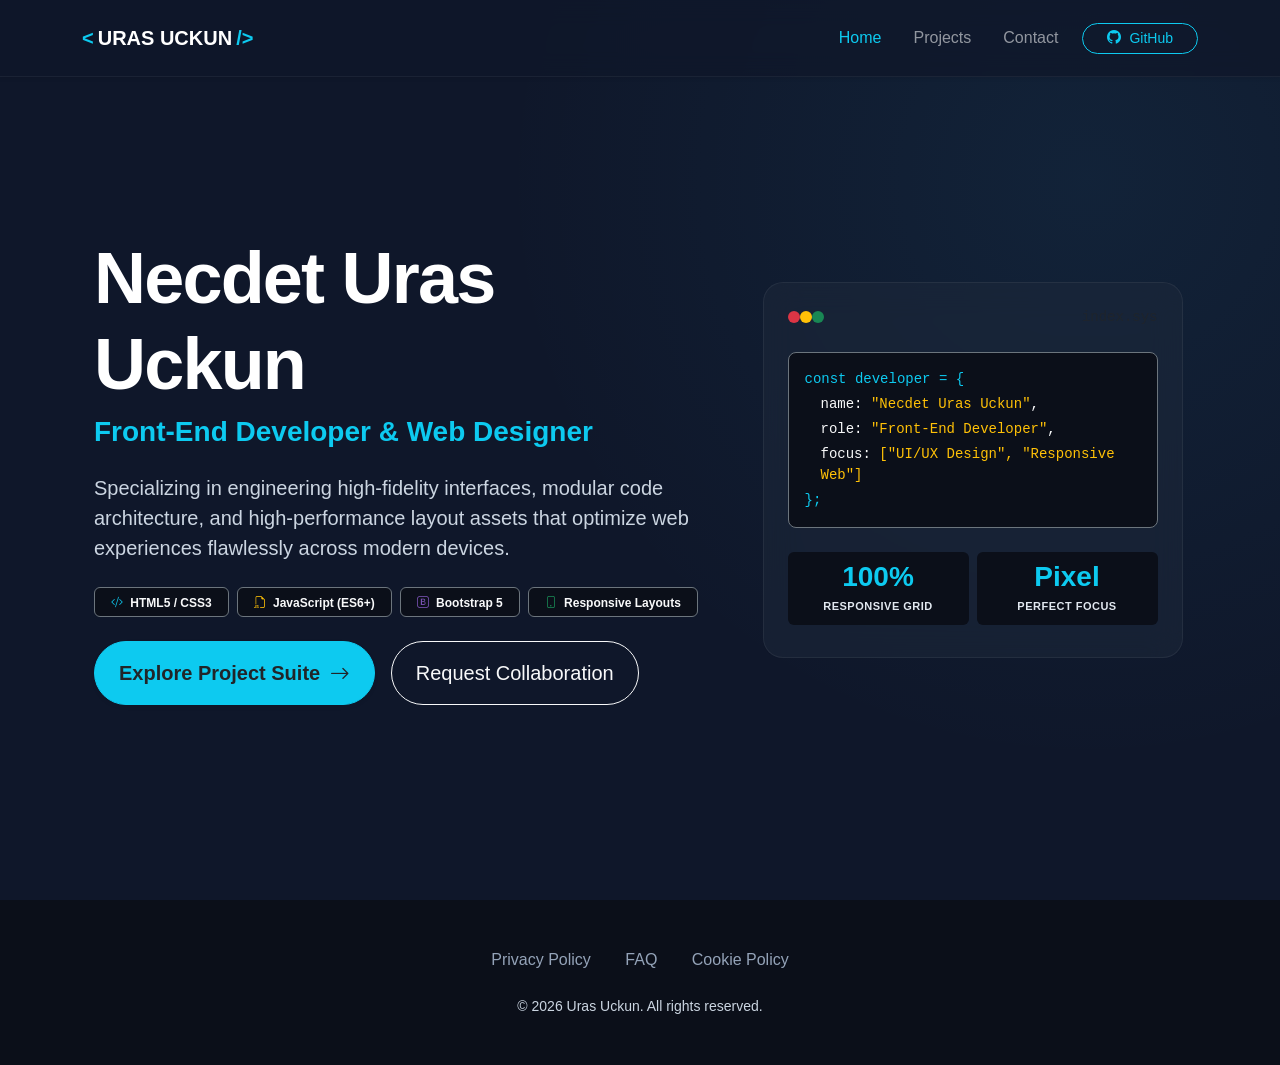
<file: index.html>
<!doctype html>
<html lang="en">

<head>
    <meta charset="utf-8">
    <meta name="viewport" content="width=device-width, initial-scale=1">
    <title>Uras Uckun | Portfolio</title>

    <link href="https://cdn.jsdelivr.net/npm/bootstrap@5.3.8/dist/css/bootstrap.min.css" rel="stylesheet">
    <link rel="stylesheet" href="https://cdn.jsdelivr.net/npm/bootstrap-icons@1.13.1/font/bootstrap-icons.min.css">
    <link rel="stylesheet" href="css/style.css">
</head>

<body>

    <nav class="navbar navbar-expand-lg navbar-dark fixed-top shadow-sm">
        <div class="container">
            <a class="navbar-brand fw-bold text-white tracking-wide d-flex align-items-center" href="index.html">
                <span class="text-info me-1">&lt;</span> URAS UCKUN <span class="text-info ms-1">/&gt;</span>
            </a>

            <button class="navbar-toggler border-0" type="button" data-bs-toggle="collapse" data-bs-target="#navbarNav" aria-controls="navbarNav" aria-expanded="false" aria-label="Toggle navigation">
                <span class="navbar-toggler-icon"></span>
            </button>

            <div class="collapse navbar-collapse justify-content-end" id="navbarNav">
                <ul class="navbar-nav align-items-lg-center text-center pt-3 pt-lg-0">
                    <li class="nav-item">
                        <a class="nav-link px-3 active text-info" href="index.html">Home</a>
                    </li>
                    <li class="nav-item">
                        <a class="nav-link px-3" href="projects.html">Projects</a>
                    </li>
                    <li class="nav-item">
                        <a class="nav-link px-3" href="contact.html">Contact</a>
                    </li>
                    <li class="nav-item py-2 py-lg-0 ms-lg-2">
                        <a href="https://github.com/Urisooo" target="_blank" class="btn btn-outline-info btn-sm px-4 rounded-pill d-inline-flex align-items-center">
                            <i class="bi bi-github me-2"></i> GitHub
                        </a>
                    </li>
                </ul>
            </div>
        </div>
    </nav>

    <main class="d-flex align-items-center justify-content-center" style="min-height: 100vh; padding-top: 90px; padding-bottom: 50px;">
        <div class="container px-4">
            <div class="row align-items-center g-5">
                
                <div class="col-12 col-lg-7 text-center text-lg-start">
                    <h1 class="display-2 fw-bold text-white mb-2 tracking-tight">
                        Necdet Uras Uckun
                    </h1>
                    <h2 class="text-info fs-3 fw-semibold mb-4">
                        Front-End Developer &amp; Web Designer
                    </h2>
                    
                    <p class="lead text-readable-silver fs-5 mb-4 mx-auto mx-lg-0" style="max-width: 600px;">
                        Specializing in engineering high-fidelity interfaces, modular code architecture, and high-performance layout assets that optimize web experiences flawlessly across modern devices.
                    </p>
                    
                    <div class="d-flex flex-wrap justify-content-center justify-content-lg-start gap-2 mb-4">
                        <span class="badge bg-dark border border-secondary text-light px-3 py-2 rounded"><i class="bi bi-code-slash text-info me-1"></i> HTML5 / CSS3</span>
                        <span class="badge bg-dark border border-secondary text-light px-3 py-2 rounded"><i class="bi bi-filetype-js text-warning me-1"></i> JavaScript (ES6+)</span>
                        <span class="badge bg-dark border border-secondary text-light px-3 py-2 rounded"><i class="bi bi-bootstrap text-purple me-1" style="color: #7952b3;"></i> Bootstrap 5</span>
                        <span class="badge bg-dark border border-secondary text-light px-3 py-2 rounded"><i class="bi bi-phone text-success me-1"></i> Responsive Layouts</span>
                    </div>

                    <div class="d-flex flex-column flex-sm-row justify-content-center justify-content-lg-start gap-3">
                        <a href="projects.html" class="btn btn-info btn-lg px-4 py-3 rounded-pill fw-bold text-dark shadow-sm transition-all">
                            Explore Project Suite <i class="bi bi-arrow-right ms-1"></i>
                        </a>
                        <a href="contact.html" class="btn btn-outline-light btn-lg px-4 py-3 rounded-pill transition-all">
                            Request Collaboration
                        </a>
                    </div>
                </div>

                <div class="col-12 col-lg-5">
                    <div class="card project-card border-0 text-white p-4 mx-auto" style="max-width: 420px; background: rgba(30, 41, 59, 0.4); border-radius: 24px;">
                        <div class="d-flex align-items-center justify-content-between mb-4">
                            <div class="d-flex gap-1.5">
                                <span class="d-inline-block bg-danger rounded-circle" style="width: 12px; height: 12px;"></span>
                                <span class="d-inline-block bg-warning rounded-circle" style="width: 12px; height: 12px;"></span>
                                <span class="d-inline-block bg-success rounded-circle" style="width: 12px; height: 12px;"></span>
                            </div>
                            <span class="text-muted small monospace">index.sys</span>
                        </div>
                        <div class="p-3 bg-dark rounded-3 border border-secondary mb-3">
                            <code class="text-info d-block mb-1">const developer = {</code>
                            <code class="text-light d-block ps-3 mb-1">name: <span class="text-warning">"Necdet Uras Uckun"</span>,</code>
                            <code class="text-light d-block ps-3 mb-1">role: <span class="text-warning">"Front-End Developer"</span>,</code>
                            <code class="text-light d-block ps-3 mb-1">focus: <span class="text-warning">["UI/UX Design", "Responsive Web"]</span></code>
                            <code class="text-info d-block">};</code>
                        </div>
                        <div class="text-center py-2">
                            <div class="row text-center g-2">
                                <div class="col-6">
                                    <div class="p-2 bg-dark rounded">
                                        <h3 class="text-info fw-bold mb-0">100%</h3>
                                        <small class="text-high-contrast-label extra-small">Responsive Grid</small>
                                    </div>
                                </div>
                                <div class="col-6">
                                    <div class="p-2 bg-dark rounded">
                                        <h3 class="text-info fw-bold mb-0">Pixel</h3>
                                        <small class="text-high-contrast-label extra-small">Perfect Focus</small>
                                    </div>
                                </div>
                            </div>
                        </div>
                    </div>
                </div>

            </div>
        </div>
    </main>

    <footer class="bg-dark text-white text-center py-5" style="background-color: #0b0f19 !important;">
        <div class="container">
            <div class="mb-4">
                <a href="privacy.html" class="footer-link">Privacy Policy</a>
                <a href="FAQ.html" class="footer-link">FAQ</a>
                <a href="cookie.html" class="footer-link">Cookie Policy</a>
            </div>
            <p class="mb-0 text-high-contrast-footer small">
                &copy; 2026 Uras Uckun. All rights reserved.
            </p>
        </div>
    </footer>

    <script src="https://cdn.jsdelivr.net/npm/bootstrap@5.3.8/dist/js/bootstrap.bundle.min.js"></script>
</body>

</html>
</file>
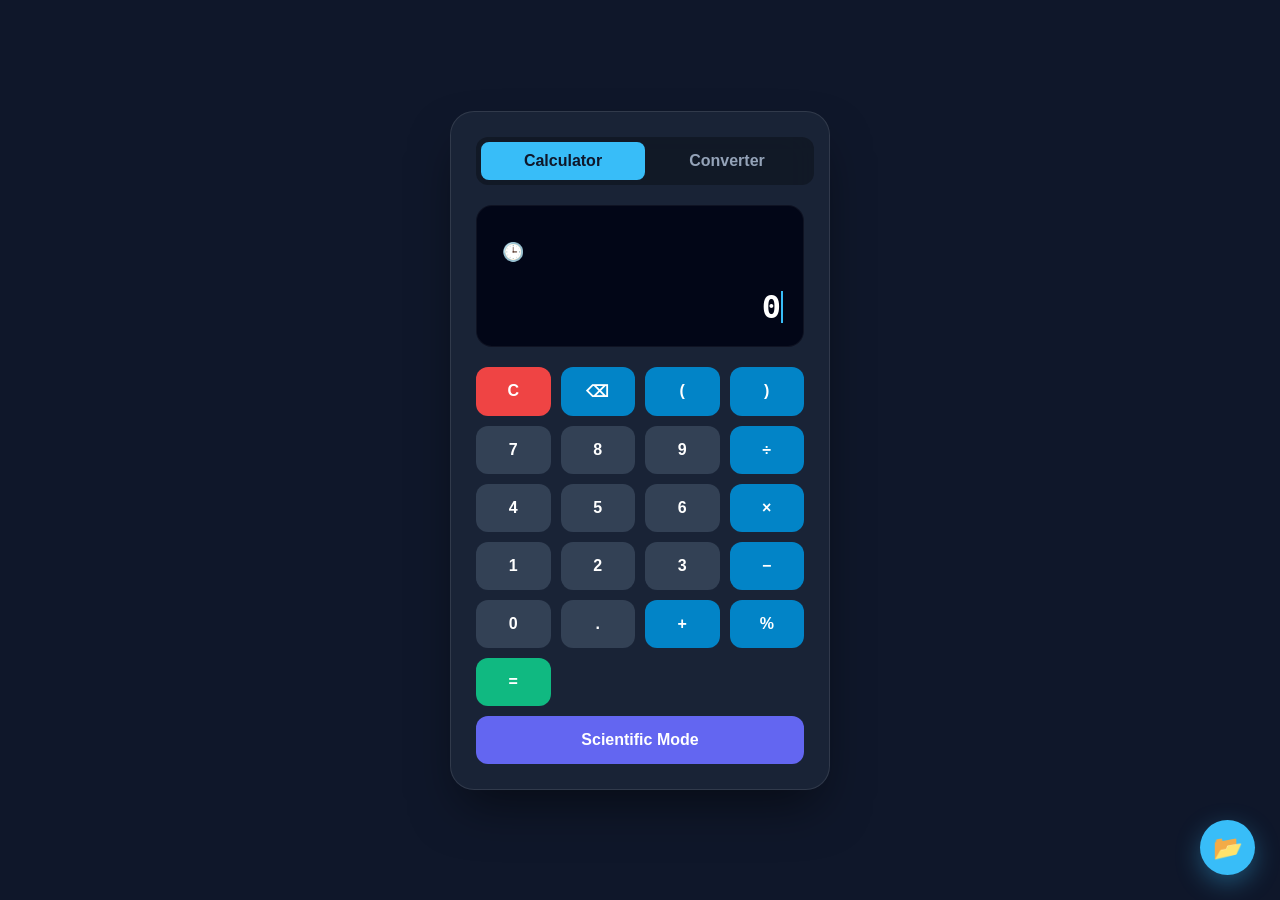
<file: calculator.html>
<!DOCTYPE html>
<html lang="en">

<head>
    <meta charset="UTF-8">
    <meta name="viewport" content="width=device-width, initial-scale=1.0">
    <title>Ultimate Calculator | Pro Suite</title>

    <style>
  
        :root {
            --bg-dark: #0f172a;
            --calc-bg-pc: rgba(30, 41, 59, 0.75);
            --calc-bg-mobile: #1e293b;
            --accent-blue: #38bdf8;
            --accent-glow: rgba(56, 189, 248, 0.35);
            --btn-num: #334155;
            --btn-op: #0284c7;
            --btn-sci: #475569;
            --btn-toggle: #6366f1;
            --btn-eq: #10b981;
            --tab-active: #38bdf8;
            --tab-inactive: #475569;
        }

        body {
            margin: 0;
            padding: 15px;
            font-family: -apple-system, BlinkMacSystemFont, "Segoe UI", Roboto, sans-serif;
            background-color: var(--bg-dark);
            color: #f8fafc;
            display: flex;
            justify-content: center;
            align-items: center;
            min-height: 100vh;
            box-sizing: border-box;
            overflow: hidden;
        }

   
        .home-fixed {
            position: fixed;
            bottom: 25px;
            right: 25px;
            width: 55px;
            height: 55px;
            background: var(--accent-blue);
            color: var(--bg-dark);
            display: flex;
            align-items: center;
            justify-content: center;
            border-radius: 50%;
            font-size: 24px;
            text-decoration: none;
            box-shadow: 0 8px 24px var(--accent-glow);
            transition: transform 0.2s cubic-bezier(0.34, 1.56, 0.64, 1);
            z-index: 9999;
        }

      
        .tab-container {
            display: flex;
            background: rgba(0, 0, 0, 0.3);
            border-radius: 12px;
            padding: 5px;
            margin-bottom: 20px;
            width: 100%;
        }

        .tab-btn {
            flex: 1;
            padding: 10px;
            border: none;
            background: transparent;
            color: #94a3b8;
            font-weight: 600;
            cursor: pointer;
            border-radius: 8px;
            transition: 0.3s;
        }

        .tab-btn.active {
            background: var(--tab-active);
            color: var(--bg-dark);
        }

       
        .calculator {
            position: relative;
            width: 100%;
            max-width: 380px;
            border-radius: 24px;
            padding: 25px;
            box-sizing: border-box;
            box-shadow: 0 25px 50px -12px rgba(0, 0, 0, 0.5);
            transition: max-width 0.3s ease;
            overflow: hidden;
        }

        .calculator.sci-active { max-width: 500px; }

        .view-section { display: none; }
        .view-section.active { display: block; }

     
        .display {
            background-color: #020617;
            border-radius: 16px;
            padding: 20px;
            text-align: right;
            margin-bottom: 20px;
            border: 1px solid rgba(255, 255, 255, 0.05);
            min-height: 100px;
        }

        .display-header { display: flex; justify-content: space-between; align-items: center; }
        .history-trigger { background: transparent; border: none; color: #64748b; font-size: 18px; cursor: pointer; }
        #history { font-size: 14px; color: #64748b; font-family: monospace; }

        #result-container {
            font-size: 32px; font-weight: 700; color: #ffffff;
            margin-top: 10px; font-family: monospace;
            display: flex; justify-content: flex-end; align-items: center; white-space: pre;
        }

        .dynamic-cursor {
            width: 2px; height: 32px; background-color: var(--accent-blue);
            animation: blink 1s step-end infinite;
        }
        @keyframes blink { from, to { background-color: transparent } 50% { background-color: var(--accent-blue); } }

        .buttons { display: grid; grid-template-columns: repeat(4, 1fr); gap: 10px; }
        .calculator.sci-active .buttons { grid-template-columns: repeat(5, 1fr); }

        button { border: none; padding: 15px 5px; border-radius: 12px; font-size: 16px; font-weight: 700; color: #fff; cursor: pointer; transition: 0.2s; touch-action: manipulation; }
        button:active { transform: scale(0.95); opacity: 0.8; }

        .number { background: var(--btn-num); }
        .operator { background: var(--btn-op); }
        .scientific { background: var(--btn-sci); display: none; font-size: 14px; }
        .calculator.sci-active .scientific { display: block; }
        .equal { background: var(--btn-eq); }
        .clear { background: #ef4444; }
        .mode-toggle { background: var(--btn-toggle); grid-column: span 4; }
        .calculator.sci-active .mode-toggle { grid-column: span 5; }

        
        .converter-container { padding: 10px 0; }
        .conv-group { margin-bottom: 20px; }
        .conv-label { display: block; font-size: 12px; color: #94a3b8; margin-bottom: 8px; text-transform: uppercase; letter-spacing: 1px; }
        
        .conv-input, .conv-select {
            width: 100%; background: #020617; border: 1px solid rgba(255,255,255,0.1);
            color: white; padding: 12px; border-radius: 10px; font-size: 16px; outline: none;
        }

        .conv-result-box {
            background: rgba(56, 189, 248, 0.1); border: 1px dashed var(--accent-blue);
            border-radius: 12px; padding: 20px; text-align: center; margin-top: 20px;
        }
        #conv-output { font-size: 20px; font-weight: 700; color: var(--accent-blue); word-wrap: break-word; font-family: monospace; }

      
        .history-panel {
            position: absolute; top: 0; left: -100%; width: 100%; height: 100%;
            background: #111827; z-index: 100; transition: 0.3s; padding: 20px; box-sizing: border-box;
            display: flex; flex-direction: column;
        }
        .history-panel.open { left: 0; }
        .history-list { flex-grow: 1; overflow-y: auto; }
        .history-item { background: rgba(255,255,255,0.03); border-radius: 8px; padding: 10px; margin-bottom: 8px; cursor: pointer; text-align: right; }
        .item-expr { font-size: 12px; color: #94a3b8; }
        .item-res { font-size: 16px; color: #fff; font-weight: bold; }

        
        @media (min-width: 769px) {
            .calculator { background: var(--calc-bg-pc); backdrop-filter: blur(20px); border: 1px solid rgba(255,255,255,0.1); }
            button:hover { filter: brightness(1.2); }
        }
        @media (max-width: 768px) {
            .calculator { background: var(--calc-bg-mobile); border: none; padding: 20px; }
            .calculator.sci-active { max-width: 100%; border-radius: 0; height: 100vh; }
        }
    </style>
</head>

<body>

    <div id="calcChassis" class="calculator">
        
        <div class="tab-container">
            <button class="tab-btn active" id="tab-calc">Calculator</button>
            <button class="tab-btn" id="tab-conv">Converter</button>
        </div>

        <div id="historyPanel" class="history-panel">
            <div style="display:flex; justify-content:space-between; align-items:center; margin-bottom:15px;">
                <h3 style="margin:0">History</h3>
                <button id="closeHistory" style="background:none; border:none; color:#ef4444; font-size:20px; cursor:pointer">✕</button>
            </div>
            <div class="history-list" id="historyList"></div>
            <button id="clearHistory" style="background:#ef4444; color:#fff; border:none; padding:10px; border-radius:8px; cursor:pointer">Clear Logs</button>
        </div>

        <div id="calculator-view" class="view-section active">
            <div class="display">
                <div class="display-header">
                    <button class="history-trigger" id="openHistory">🕒</button>
                    <div id="history"></div>
                </div>
                <div id="result-container">
                    <span id="text-left"></span>
                    <span id="cursor" class="dynamic-cursor"></span>
                    <span id="text-right"></span>
                </div>
            </div>

            <div class="buttons">
                <button class="scientific" data-action="sci-sin">sin</button>
                <button class="clear" data-action="clear">C</button>
                <button class="operator" data-action="backspace">⌫</button>
                <button class="operator" data-val="(">(</button>
                <button class="operator" data-val=")">)</button>

                <button class="scientific" data-action="sci-cos">cos</button>
                <button class="number" data-val="7">7</button>
                <button class="number" data-val="8">8</button>
                <button class="number" data-val="9">9</button>
                <button class="operator" data-val="/">÷</button>

                <button class="scientific" data-action="sci-tan">tan</button>
                <button class="number" data-val="4">4</button>
                <button class="number" data-val="5">5</button>
                <button class="number" data-val="6">6</button>
                <button class="operator" data-val="*">×</button>

                <button class="scientific" data-action="sci-sqrt">√</button>
                <button class="number" data-val="1">1</button>
                <button class="number" data-val="2">2</button>
                <button class="number" data-val="3">3</button>
                <button class="operator" data-val="-">−</button>

                <button class="scientific" data-action="sci-sqr">x²</button>
                <button class="number" data-val="0">0</button>
                <button class="number" data-val=".">.</button>
                <button class="operator" data-val="+">+</button>
                <button class="operator" data-val="%">%</button>

                <button class="scientific" data-action="sci-log">log</button>
                <button class="scientific" data-val="Math.PI">π</button>
                <button class="scientific" data-val="Math.E">e</button>
                <button class="scientific" data-val="**">xʸ</button>
                <button class="equal" id="eqKey" data-action="calculate">=</button>
                
                <button class="mode-toggle" id="toggleBtn" data-action="toggle-mode">Scientific Mode</button>
            </div>
        </div>

        <div id="converter-view" class="view-section">
            <div class="converter-container">
                <div class="conv-group">
                    <label class="conv-label">Category</label>
                    <select class="conv-select" id="conv-category">
                        <option value="length">Length (All Scales)</option>
                        <option value="weight">Weight</option>
                        <option value="temp">Temperature</option>
                    </select>
                </div>

                <div class="conv-group">
                    <label class="conv-label">From</label>
                    <input type="number" class="conv-input" id="conv-value" placeholder="Enter value">
                    <select class="conv-select" id="conv-from" style="margin-top:10px;"></select>
                </div>

                <div class="conv-group">
                    <label class="conv-label">To</label>
                    <select class="conv-select" id="conv-to"></select>
                </div>

                <div class="conv-result-box">
                    <label class="conv-label">Result</label>
                    <div id="conv-output">0</div>
                </div>
            </div>
        </div>

    </div>

    <a href="projects.html" class="home-fixed">📂</a>

    <script>
        document.addEventListener('DOMContentLoaded', () => {
           
            const calcChassis = document.getElementById('calcChassis');
            const toggleBtn = document.getElementById('toggleBtn');
            const resultLeft = document.getElementById('text-left');
            const resultRight = document.getElementById('text-right');
            const historyText = document.getElementById('history');
            const historyPanel = document.getElementById('historyPanel');
            const historyList = document.getElementById('historyList');
            const cursor = document.getElementById('cursor');

            const calcTab = document.getElementById('tab-calc');
            const convTab = document.getElementById('tab-conv');
            const calcView = document.getElementById('calculator-view');
            const convView = document.getElementById('converter-view');

            let currentInput = '0';
            let cursorPosition = 1;
            let isEvaluated = false;
            let isSciMode = false;
            let memory = [];

            
            calcTab.addEventListener('click', () => {
                calcTab.classList.add('active'); convTab.classList.remove('active');
                calcView.classList.add('active'); convView.classList.remove('active');
                calcChassis.classList.remove('sci-active'); 
                if(isSciMode) calcChassis.classList.add('sci-active');
            });

            convTab.addEventListener('click', () => {
                convTab.classList.add('active'); calcTab.classList.remove('active');
                convView.classList.add('active'); calcView.classList.remove('active');
                calcChassis.classList.remove('sci-active');
                initConverter();
            });

            
            document.querySelector('.buttons').addEventListener('click', (e) => {
                const target = e.target;
                if (!target.matches('button')) return;
                const val = target.dataset.val;
                const action = target.dataset.action;

                cursor.style.display = "inline-block";

                if (val) append(val);
                else if (action) {
                    if (action.startsWith('sci-')) scientific(action.replace('sci-', ''));
                    else if (action === 'clear') clear();
                    else if (action === 'backspace') backspace();
                    else if (action === 'calculate') calculate();
                    else if (action === 'toggle-mode') toggleMode();
                }
            });

            function append(val) {
                if (isEvaluated) { currentInput = ''; cursorPosition = 0; isEvaluated = false; }
                if (currentInput === '0' && !isNaN(val)) { currentInput = val; cursorPosition = 1; }
                else {
                    currentInput = currentInput.slice(0, cursorPosition) + val + currentInput.slice(cursorPosition);
                    cursorPosition += val.length;
                }
                updateDisplay();
            }

            function clear() { currentInput = '0'; cursorPosition = 1; historyText.innerText = ''; isEvaluated = false; updateDisplay(); }

            function backspace() {
                if (cursorPosition === 0) return;
                let len = 1;
                if (currentInput.slice(0, cursorPosition).endsWith('Math.PI')) len = 7;
                else if (currentInput.slice(0, cursorPosition).endsWith('Math.E')) len = 6;
                else if (currentInput.slice(0, cursorPosition).endsWith('**')) len = 2;
                currentInput = currentInput.slice(0, cursorPosition - len) + currentInput.slice(cursorPosition);
                cursorPosition -= len;
                if (currentInput === '') { currentInput = '0'; cursorPosition = 1; }
                updateDisplay();
            }

            function scientific(type) {
                try {
                    let oldInput = currentInput;
                    let expr = currentInput.replace(/×/g, '*').replace(/÷/g, '/');
                    let numericValue = Function('"use strict"; return (' + expr + ')')();
                    let calculationTitle = '';
                    
                    switch (type) {
                        case 'sin': calculationTitle = `sin(${oldInput})`; currentInput = Math.sin(numericValue * Math.PI / 180).toString(); break;
                        case 'cos': calculationTitle = `cos(${oldInput})`; currentInput = Math.cos(numericValue * Math.PI / 180).toString(); break;
                        case 'tan': calculationTitle = `tan(${oldInput})`; currentInput = Math.tan(numericValue * Math.PI / 180).toString(); break;
                        case 'log': calculationTitle = `log(${oldInput})`; currentInput = Math.log10(numericValue).toString(); break;
                        case 'sqrt': calculationTitle = `√(${oldInput})`; currentInput = Math.sqrt(numericValue).toString(); break;
                        case 'sqr': calculationTitle = `(${oldInput})²`; currentInput = Math.pow(numericValue, 2).toString(); break;
                    }
                    if (!isNaN(currentInput)) currentInput = Number(parseFloat(currentInput).toFixed(8)).toString();
                    historyText.innerText = calculationTitle;
                    memory.unshift({ expr: calculationTitle, res: currentInput });
                    renderHistory();
                    cursorPosition = currentInput.length; isEvaluated = true;
                } catch { currentInput = 'Error'; isEvaluated = true; }
                updateDisplay();
            }

            function calculate() {
                try {
                    let expr = currentInput.replace(/×/g, '*').replace(/÷/g, '/');
                    let res = Function('"use strict"; return (' + expr + ')')();
                    res = Number(res.toFixed(8)).toString();
                    historyText.innerText = currentInput + ' =';
                    memory.unshift({ expr: currentInput, res });
                    renderHistory();
                    currentInput = res; cursorPosition = res.length; isEvaluated = true; cursor.style.display = "none";
                } catch { currentInput = 'Error'; isEvaluated = true; }
                updateDisplay();
            }

            function toggleMode() {
                isSciMode = !isSciMode;
                calcChassis.classList.toggle('sci-active');
                toggleBtn.innerText = isSciMode ? "Basic Mode" : "Scientific Mode";
            }

            function updateDisplay() {
                const format = (s) => s.replace(/\*\*/g, '^').replace(/Math\.PI/g, 'π').replace(/Math\.E/g, 'e').replace(/\*/g, '×').replace(/\//g, '÷');
                resultLeft.innerText = format(currentInput.slice(0, cursorPosition));
                resultRight.innerText = format(currentInput.slice(cursorPosition));
            }

            
            document.getElementById('openHistory').onclick = () => historyPanel.classList.add('open');
            document.getElementById('closeHistory').onclick = () => historyPanel.classList.remove('open');
            document.getElementById('clearHistory').onclick = () => { memory = []; renderHistory(); };

            function renderHistory() {
                historyList.innerHTML = memory.length ? '' : '<div style="text-align:center;color:#64748b;margin-top:20px">No logs</div>';
                memory.forEach(item => {
                    const div = document.createElement('div'); div.className = 'history-item';
                    div.innerHTML = `<div class="item-expr">${item.expr}</div><div class="item-res">${item.res}</div>`;
                    div.onclick = () => { append(item.res); historyPanel.classList.remove('open'); };
                    historyList.appendChild(div);
                });
            }

          
            const units = {
                length: {
                    "Attometer (am)": 1e-18,
                    "Femtometer (fm)": 1e-15,
                    "Picometer (pm)": 1e-12,
                    "Nanometer (nm)": 1e-9,
                    "Micrometer (μm)": 1e-6,
                    "Millimeter (mm)": 0.001,
                    "Centimeter (cm)": 0.01,
                    "Decimeter (dm)": 0.1,
                    "Meter (m)": 1,
                    "Kilometer (km)": 1000,
                    "Inch (in)": 0.0254,
                    "Foot (ft)": 0.3048,
                    "Yard (yd)": 0.9144,
                    "Mile (mi)": 1609.344,
                    "Nautical Mile (nmi)": 1852,
                    "Light-year (ly)": 9.46073e15,
                    "Parsec (pc)": 3.085677581e16
                },
                weight: {
                    "Microgram (μg)": 1e-6,
                    "Milligram (mg)": 0.001,
                    "Gram (g)": 1,
                    "Kilogram (kg)": 1000,
                    "Ounce (oz)": 28.349523125,
                    "Pound (lb)": 453.59237,
                    "Stone (st)": 6350.29318,
                    "Ton (t)": 1000000
                },
                temp: ['Celsius', 'Fahrenheit', 'Kelvin']
            };

            const catSelect = document.getElementById('conv-category');
            const fromSelect = document.getElementById('conv-from');
            const toSelect = document.getElementById('conv-to');
            const inputVal = document.getElementById('conv-value');
            const outputVal = document.getElementById('conv-output');

            function initConverter() {
                const cat = catSelect.value;
                fromSelect.innerHTML = ''; toSelect.innerHTML = '';
                const options = cat === 'temp' ? units.temp : Object.keys(units[cat]);
                options.forEach(u => {
                    fromSelect.add(new Option(u, u)); toSelect.add(new Option(u, u));
                });
               
                if (cat === 'length') {
                    fromSelect.value = "Meter (m)";
                    toSelect.value = "Centimeter (cm)";
                } else {
                    toSelect.selectedIndex = 1;
                }
                runConversion();
            }

            function runConversion() {
                const val = parseFloat(inputVal.value);
                if (isNaN(val)) { outputVal.innerText = '0'; return; }
                const cat = catSelect.value;
                const from = fromSelect.value;
                const to = toSelect.value;
                let result;

                if (cat === 'temp') {
                    let celsius;
                    if (from === 'Celsius') celsius = val;
                    else if (from === 'Fahrenheit') celsius = (val - 32) * 5/9;
                    else celsius = val - 273.15;

                    if (to === 'Celsius') result = celsius;
                    else if (to === 'Fahrenheit') result = (celsius * 9/5) + 32;
                    else result = celsius + 273.15;
                    
                    outputVal.innerText = result.toFixed(4) + " °" + to[0];
                } else {
                    const factorFrom = units[cat][from];
                    const factorTo = units[cat][to];
                    result = (val * factorFrom) / factorTo;
                    
                   
                    if (result < 1e-4 || result > 1e7) {
                        outputVal.innerText = result.toExponential(6);
                    } else {
                        outputVal.innerText = result.toLocaleString(undefined, {maximumFractionDigits: 6});
                    }
                }
            }

            catSelect.onchange = initConverter;
            inputVal.oninput = runConversion;
            fromSelect.onchange = runConversion;
            toSelect.onchange = runConversion;

         
            document.addEventListener('keydown', (e) => {
                if (convView.classList.contains('active')) return;
                const key = e.key;
                if (key === 'ArrowLeft' && cursorPosition > 0) cursorPosition--, updateDisplay();
                if (key === 'ArrowRight' && cursorPosition < currentInput.length) cursorPosition++, updateDisplay();
                if (key === 'Enter') calculate();
                if (key === 'Backspace') backspace();
            });

            updateDisplay();
        });
    </script>
</body>
</html>
</file>
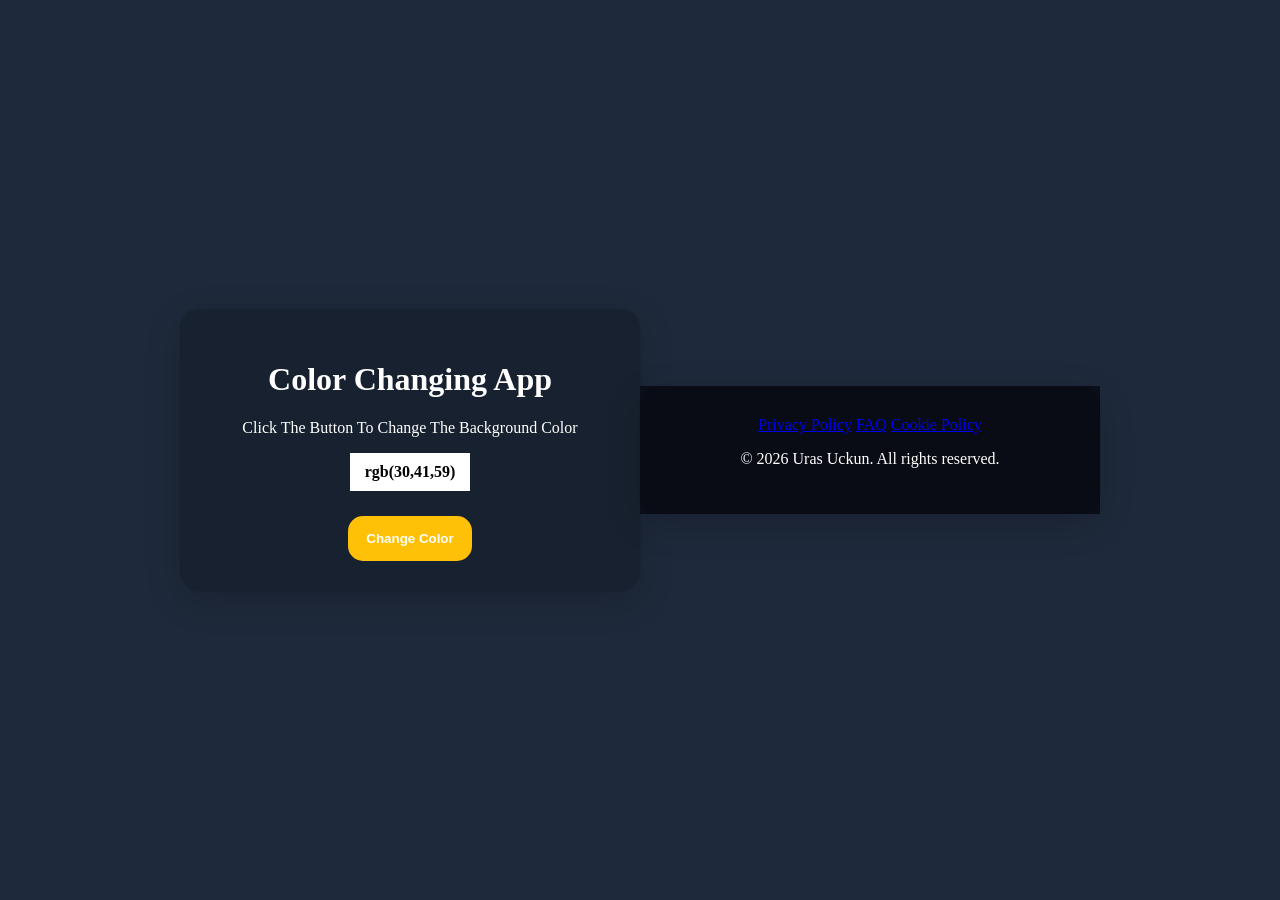
<file: colorChange.html>
<!DOCTYPE html>
<html lang="en">

<head>
    <meta charset="UTF-8">
    <meta name="viewport" content="width=device-width, initial-scale=1.0">
    <title>Document</title>
</head>
<style>
    body {
        margin: 0;
        padding: 0;
        background-color: rgb(30, 41, 59);
        color: white;
        display: flex;
        justify-content: center;
        align-items: center;
        height: 100vh;
        transition: 0.5s;

    }

    .container {
        background-color: rgba(0, 0, 0, 0.2);
        padding: 30px;
        border-radius: 20px;
        text-align: center;
        width: 400px;
        box-shadow: rgba(0, 0, 0, 0.16) 0px 10px 36px 0px, rgba(0, 0, 0, 0.06) 0px 0px 0px 1px;
    }

    #colorCode {
        background-color: white;
        color: black;
        border: 20px;
        padding: 10px 15px;
        display: inline-block;
        margin-bottom: 25px;
        font-weight: bold;
    }

    button {
        border: none;
        padding: 15px 18px;
        border-radius: 15px;
        background-color: #ffc107;
        color: white;
        font-weight: bold;
        cursor: pointer;
    }

    button:hover {
        opacity: 0.8;
    }
</style>


<body>




    <div class="container">
        <h1>Color Changing App</h1>
        <p>Click The Button To Change The Background Color</p>
        <div id="colorCode">rgb(30,41,59)</div>
        <br>
        <button id="ChangeColorBtn">Change Color</button>
    </div>

    <script>
        const colorCodeArea = document.getElementById("colorCode");
        const colorChangeBtn = document.getElementById("ChangeColorBtn");


        colorChangeBtn.addEventListener("click", () => {
            let Red = Math.floor(Math.random() * 230);
            let Green = Math.floor(Math.random() * 230);
            let Blue = Math.floor(Math.random() * 230);

            let newColor = `rgb(${Red},${Green},${Blue})`;
            document.body.style.backgroundColor = newColor;
            colorCodeArea.textContent = newColor;
    
        })

    </script>
<footer class="bg-dark text-white text-center py-5" style="background-color: #0b0f19 !important;">
        <div class="container">
            <div class="mb-4">
                <a href="privacy.html" class="footer-link">Privacy Policy</a>
                <a href="FAQ.html" class="footer-link">FAQ</a>
                <a href="cookie.html" class="footer-link">Cookie Policy</a>
            </div>
            <p class="mb-0 small">&copy; 2026 Uras Uckun. All rights reserved.</p>
        </div>
    </footer>
</body>

</html>
</file>
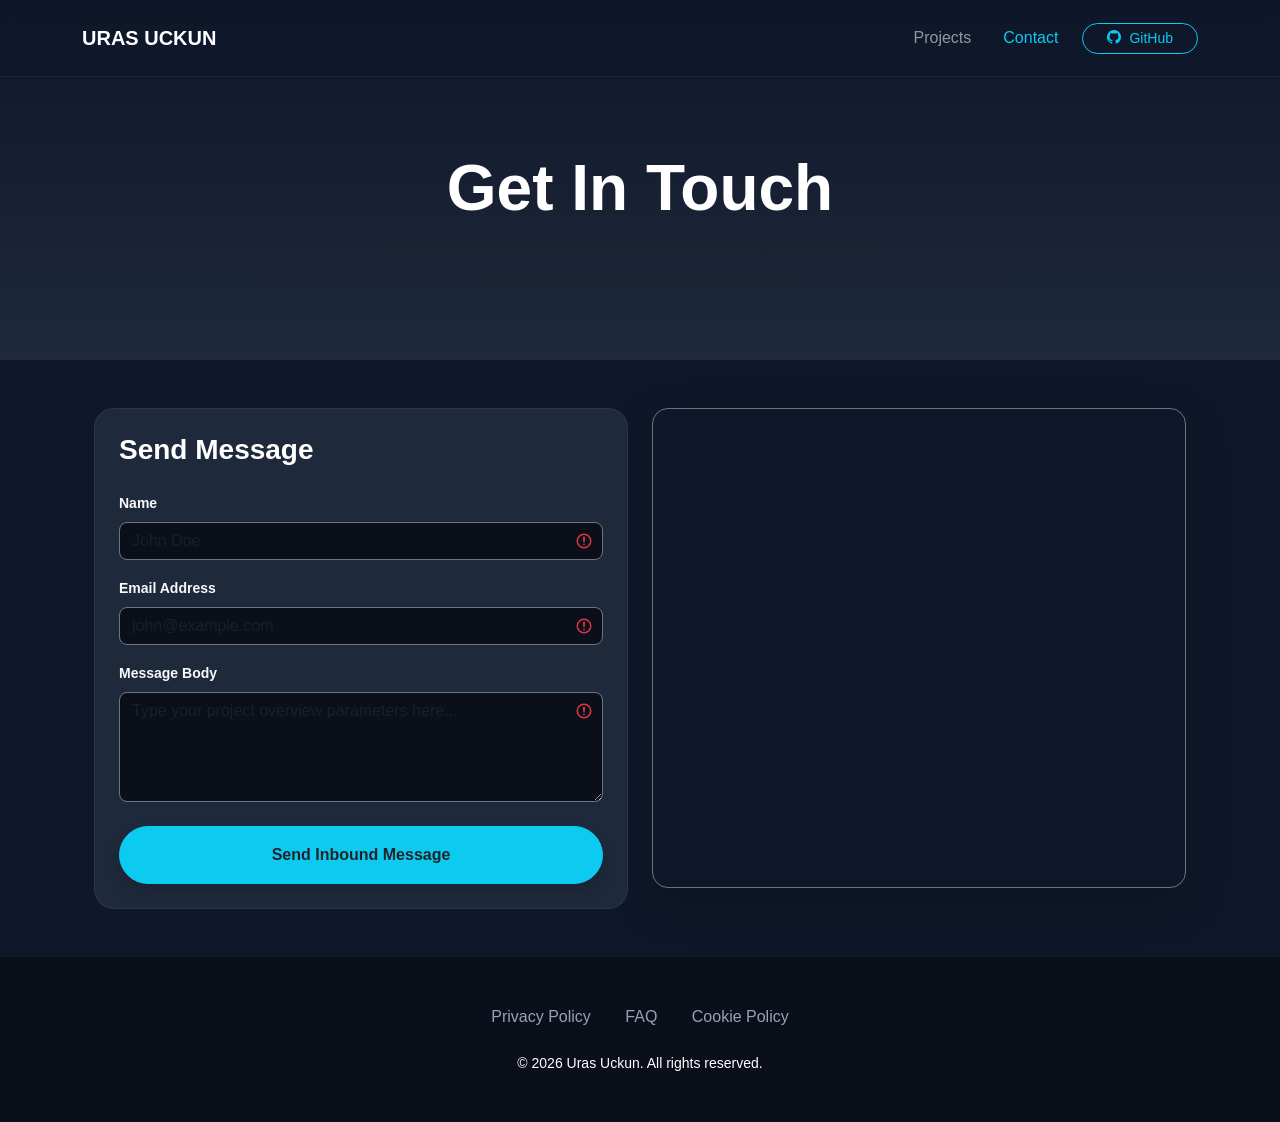
<file: contact.html>
<!doctype html>
<html lang="en">

<head>
    <meta charset="utf-8">
    <meta name="viewport" content="width=device-width, initial-scale=1">
    <title>Contact | Uras Uckun</title>

    <link href="https://cdn.jsdelivr.net/npm/bootstrap@5.3.8/dist/css/bootstrap.min.css" rel="stylesheet">
    <link rel="stylesheet" href="https://cdn.jsdelivr.net/npm/bootstrap-icons@1.13.1/font/bootstrap-icons.min.css">
    <link rel="stylesheet" href="css/style.css">
</head>

<body>

    <nav class="navbar navbar-expand-lg navbar-dark fixed-top shadow-sm">
        <div class="container">
            <a href="index.html" class="navbar-brand fw-bold text-white">URAS UCKUN</a>
            <button class="navbar-toggler border-0" data-bs-toggle="collapse" data-bs-target="#navbarNav">
                <span class="navbar-toggler-icon"></span>
            </button>
            <div class="collapse navbar-collapse justify-content-end" id="navbarNav">
                <ul class="navbar-nav align-items-lg-center text-center pt-3 pt-lg-0">
                    <li class="nav-item">
                        <a href="projects.html" class="nav-link px-3">Projects</a>
                    </li>
                    <li class="nav-item">
                        <a href="contact.html" class="nav-link active text-info px-3">Contact</a>
                    </li>
                    <li class="nav-item py-2 py-lg-0 ms-lg-2">
                        <a href="https://github.com/Urisooo" target="_blank" class="btn btn-outline-info btn-sm px-4 rounded-pill d-inline-flex align-items-center">
                            <i class="bi bi-github me-2"></i> GitHub
                        </a>
                    </li>
                </ul>
            </div>
        </div>
    </nav>

    <section class="text-white text-center d-flex align-items-center justify-content-center" style="min-height: 40vh; background: linear-gradient(180deg, #0f172a 0%, #1e293b 100%); padding-top: 100px;">
        <div class="container px-4">
            <h1 class="display-3 fw-bold mb-2">Get In Touch</h1>
            <p class="lead text-muted mx-auto" style="max-width: 500px;">Have an integration inquiry or general question? Drop a secure message module entry below.</p>
        </div>
    </section>

    <section class="py-5" style="background-color: #0f172a;">
        <div class="container px-4">
            <div class="row g-4 justify-content-center">

                <div class="col-12 col-lg-6">
                    <div class="card p-4 border-0 project-card" style="background: #1e293b !important; border-radius: 20px !important;">
                        <h3 class="mb-4 fw-bold text-white">Send Message</h3>
                        <form class="was-validated">
                            <div class="mb-3">
                                <label class="form-label small text-light fw-semibold">Name</label>
                                <input type="text" class="form-control bg-dark border-secondary text-white rounded-3" placeholder="John Doe" required>
                            </div>
                            <div class="mb-3">
                                <label class="form-label small text-light fw-semibold">Email Address</label>
                                <input type="email" class="form-control bg-dark border-secondary text-white rounded-3" placeholder="john@example.com" required>
                            </div>
                            <div class="mb-3">
                                <label class="form-label small text-light fw-semibold">Message Body</label>
                                <textarea class="form-control bg-dark border-secondary text-white rounded-3" rows="4" placeholder="Type your project overview parameters here..." required></textarea>
                            </div>
                            <button class="btn btn-info w-100 py-3 fw-bold text-dark rounded-pill mt-2 shadow">Send Inbound Message</button>
                        </form>
                    </div>
                </div>

                <div class="col-12 col-lg-6">
                    <div class="shadow-lg rounded-4 overflow-hidden border border-secondary" style="height: 100%; min-height: 350px; max-height: 480px;">
                        <iframe
                            src="http://googleusercontent.com/maps.google.com/3"
                            width="100%"
                            height="100%"
                            style="border:0; min-height: 350px;"
                            allowfullscreen=""
                            loading="lazy">
                        </iframe>
                    </div>
                </div>

            </div>
        </div>
    </section>

    <footer class="bg-dark text-white text-center py-5" style="background-color: #0b0f19 !important;">
        <div class="container">
            <div class="mb-4">
                <a href="privacy.html" class="footer-link">Privacy Policy</a>
                <a href="FAQ.html" class="footer-link">FAQ</a>
                <a href="cookie.html" class="footer-link">Cookie Policy</a>
            </div>
            <p class="mb-0 small">&copy; 2026 Uras Uckun. All rights reserved.</p>
        </div>
    </footer>

    <script src="https://cdn.jsdelivr.net/npm/bootstrap@5.3.8/dist/js/bootstrap.bundle.min.js"></script>
</body>

</html>
</file>
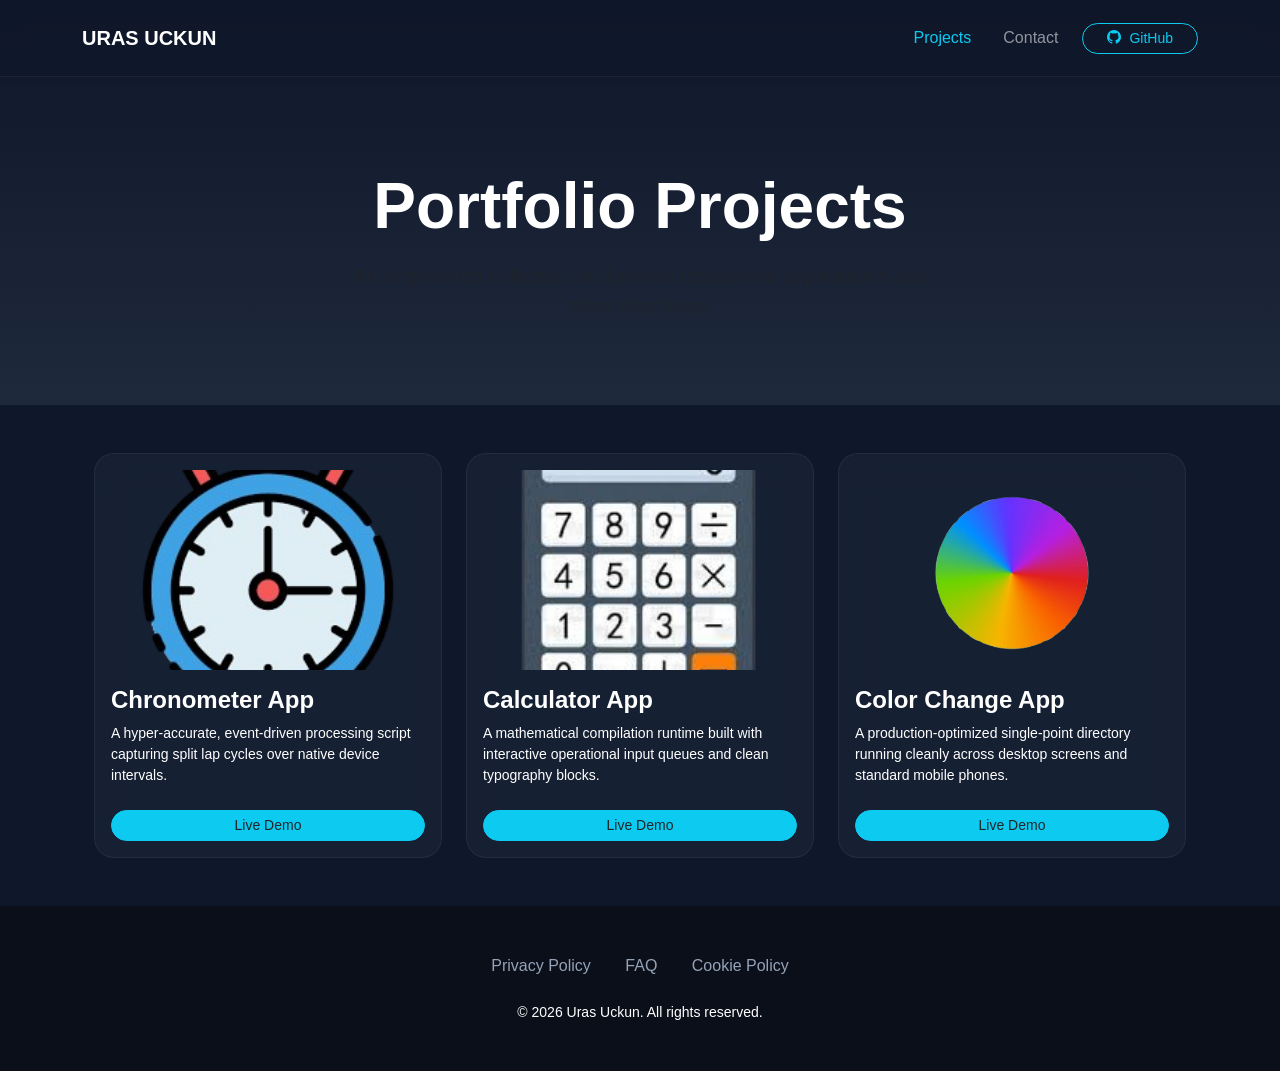
<file: projects.html>
<!doctype html>
<html lang="en">

<head>
    <meta charset="utf-8">
    <meta name="viewport" content="width=device-width, initial-scale=1">
    <title>Projects | Uras Uckun</title>

    <link href="https://cdn.jsdelivr.net/npm/bootstrap@5.3.8/dist/css/bootstrap.min.css" rel="stylesheet">
    <link rel="stylesheet" href="https://cdn.jsdelivr.net/npm/bootstrap-icons@1.13.1/font/bootstrap-icons.min.css">
    <link rel="stylesheet" href="css/style.css">
</head>

<body>

    <nav class="navbar navbar-expand-lg navbar-dark fixed-top shadow-sm">
        <div class="container">
            <a href="index.html" class="navbar-brand fw-bold text-white">URAS UCKUN</a>
            <button class="navbar-toggler border-0" data-bs-toggle="collapse" data-bs-target="#navbarNav">
                <span class="navbar-toggler-icon"></span>
            </button>
            <div class="collapse navbar-collapse justify-content-end" id="navbarNav">
                <ul class="navbar-nav align-items-lg-center text-center pt-3 pt-lg-0">
                    <li class="nav-item">
                        <a href="projects.html" class="nav-link active text-info px-3">Projects</a>
                    </li>
                    <li class="nav-item">
                        <a href="contact.html" class="nav-link px-3">Contact</a>
                    </li>
                    <li class="nav-item py-2 py-lg-0 ms-lg-2">
                        <a href="https://github.com/Urisooo" target="_blank" class="btn btn-outline-info btn-sm px-4 rounded-pill d-inline-flex align-items-center">
                            <i class="bi bi-github me-2"></i> GitHub
                        </a>
                    </li>
                </ul>
            </div>
        </div>
    </nav>

    <section class="text-white text-center d-flex align-items-center justify-content-center" style="min-height: 45vh; background: linear-gradient(180deg, #0f172a 0%, #1e293b 100%); padding-top: 100px;">
        <div class="container px-4">
            <h1 class="display-3 fw-bold mb-3">Portfolio Projects</h1>
            <p class="lead text-muted mx-auto" style="max-width: 600px;">An engineered collection of dynamic responsive applications and client interfaces.</p>
        </div>
    </section>

    <section class="py-5" style="background-color: #0f172a;">
        <div class="container px-4">
            <div class="row g-4">

                <div class="col-12 col-md-6 col-lg-4">
                    <div class="card project-card h-100 border-0 text-white p-3">
                        <div class="position-relative overflow-hidden rounded-3 mb-3">
                            <img src="img/cronometer.png" class="card-img-top img-fluid" alt="Chronometer View" style="height: 200px; object-fit: cover;">
                        </div>
                        <div class="card-body d-flex flex-column p-0">
                            <h4 class="card-title fw-bold text-white mb-2">Chronometer App</h4>
                            <p class="card-text  small mb-4">A hyper-accurate, event-driven processing script capturing split lap cycles over native device intervals.</p>
                            <div class="mt-auto d-flex flex-column flex-sm-row gap-2">
                                <a href="chronometer.html" class="btn btn-info text-dark btn-sm flex-grow-1 rounded-pill">Live Demo</a>
                            </div>
                        </div>
                    </div>
                </div>

                <div class="col-12 col-md-6 col-lg-4">
                    <div class="card project-card h-100 border-0 text-white p-3">
                        <div class="position-relative overflow-hidden rounded-3 mb-3">
                            <img src="img/calculator.png" class="card-img-top img-fluid" alt="Calculator View" style="height: 200px; object-fit: cover;">
                        </div>
                        <div class="card-body d-flex flex-column p-0">
                            <h4 class="card-title fw-bold text-white mb-2">Calculator App</h4>
                            <p class="card-text  small mb-4 text-white">A mathematical compilation runtime built with interactive operational input queues and clean typography blocks.</p>
                            <div class="mt-auto d-flex flex-column flex-sm-row gap-2">
                                <a href="calculator.html" class="btn btn-info text-dark btn-sm flex-grow-1 rounded-pill">Live Demo</a>
                            </div>
                        </div>
                    </div>
                </div>

                <div class="col-12 col-md-6 col-lg-4">
                    <div class="card project-card h-100 border-0 text-white p-3">
                        <div class="position-relative overflow-hidden rounded-3 mb-3">
                            <img src="img/colorChange.png" class="card-img-top img-fluid" alt="Color Change App" style="height: 200px; object-fit: cover;">
                        </div>
                        <div class="card-body d-flex flex-column p-0">
                            <h4 class="card-title fw-bold text-white mb-2">Color Change App</h4>
                            <p class="card-text small mb-4 text-white">A production-optimized single-point directory running cleanly across desktop screens and standard mobile phones.</p>
                            <div class="mt-auto d-flex flex-column flex-sm-row gap-2">
                                <a href="colorChange.html" class="btn btn-info text-dark btn-sm flex-grow-1 rounded-pill">Live Demo</a>
                            </div>
                        </div>
                    </div>
                </div>

            </div>
        </div>
    </section>

    <footer class="bg-dark text-white text-center py-5" style="background-color: #0b0f19 !important;">
        <div class="container">
            <div class="mb-4">
                <a href="privacy.html" class="footer-link">Privacy Policy</a>
                <a href="FAQ.html" class="footer-link">FAQ</a>
                <a href="cookie.html" class="footer-link">Cookie Policy</a>
            </div>
            <p class="mb-0 small">&copy; 2026 Uras Uckun. All rights reserved.</p>
        </div>
    </footer>

    <script src="https://cdn.jsdelivr.net/npm/bootstrap@5.3.8/dist/js/bootstrap.bundle.min.js"></script>
</body>

</html>
</file>
<file: css/style.css>
/* ==========================================================================
   1. GLOBAL ARCHITECTURE & SYSTEM TOKENS
   ========================================================================== */
:root {
    --bg-dark: #0f172a;
    --bg-solid-dark: #0b0f19;
    --card-bg-pc: rgba(30, 41, 59, 0.55);
    --card-bg-mobile: #1e293b;
    --accent-blue: #38bdf8;
    --accent-glow: rgba(56, 189, 248, 0.35);
    --text-main: #f8fafc;
    --text-muted: #94a3b8;
}

body {
    margin: 0;
    padding: 0;
    background-color: var(--bg-dark);
    color: var(--text-main);
    font-family: -apple-system, BlinkMacSystemFont, "Segoe UI", Roboto, Helvetica, Arial, sans-serif;
    overflow-x: hidden;
    -webkit-tap-highlight-color: transparent;
}

/* ==========================================================================
   HIGH CONTRAST & ACCESSIBILITY TEXT MODIFIERS
   ========================================================================== */
.text-readable-silver {
    color: #cbd5e1 !important; /* Premium light silver for fluid readability */
    font-weight: 400;
}

.text-high-contrast-label {
    color: #e2e8f0 !important; /* Sharp bright light gray for small card labels */
    font-weight: 600;
}

.text-high-contrast-footer {
    color: #cbd5e1 !important; /* Highly visible slate tint for copyright rows */
    font-weight: 500;
}

/* Typography Utility Extensions */
.tracking-wider { letter-spacing: 0.12em; }
.tracking-tight { letter-spacing: -0.025em; }
.monospace { font-family: 'Courier New', Courier, monospace; }
.bg-dark { background-color: var(--bg-solid-dark) !important; }

.extra-small {
    font-size: 11px;
    letter-spacing: 0.5px;
    text-transform: uppercase;
}

/* Universal Transition Frameworks */
.nav-link, .btn, .project-card, .footer-link {
    transition: all 0.25s cubic-bezier(0.4, 0, 0.2, 1);
}

/* ==========================================================================
   2. DESKTOP & LAPTOP VISUAL ENGINE (Glassmorphism & Cyber Glow)
   ========================================================================== */
@media (min-width: 769px) {
    /* Dynamic Cyber Blur Overlay Background */
    main {
        background-image: radial-gradient(circle at 85% 20%, rgba(56, 189, 248, 0.07) 0%, transparent 45%);
    }

    /* Fixed Navbar Translucency */
    .navbar {
        backdrop-filter: blur(12px);
        background-color: rgba(15, 23, 42, 0.75) !important;
        border-bottom: 1px solid rgba(255, 255, 255, 0.05);
        padding: 18px 0;
    }

    .navbar-nav .nav-link:hover {
        color: var(--accent-blue) !important;
        text-shadow: 0 0 8px var(--accent-glow);
    }

    /* PC Showcase Grid Elements: Glass Overlay & Elevation Pull */
    .project-card {
        background: var(--card-bg-pc) !important;
        backdrop-filter: blur(16px);
        border: 1px solid rgba(255, 255, 255, 0.06) !important;
        border-radius: 20px !important;
    }

    .project-card:hover {
        transform: translateY(-8px);
        box-shadow: 0 20px 40px rgba(0, 0, 0, 0.45), 0 0 25px var(--accent-glow) !important;
        border-color: rgba(56, 189, 248, 0.4) !important;
    }

    /* Premium Button Hover Micro-Interactions */
    .btn-info:hover {
        background-color: #7dd3fc !important;
        box-shadow: 0 0 20px var(--accent-glow);
        transform: translateY(-1px);
    }

    .btn-outline-info:hover {
        box-shadow: 0 0 15px rgba(56, 189, 248, 0.2);
    }

    /* Horizontal Footer Spacing & Links */
    .footer-link {
        color: #94a3b8; /* Increased base visible brightness value */
        text-decoration: none;
        margin: 0 15px;
    }

    .footer-link:hover {
        color: var(--accent-blue);
    }
}

/* ==========================================================================
   3. MOBILE & TABLET VISUAL ENGINE (Streamlined Minimalist Dark UI)
   ========================================================================== */
@media (max-width: 768px) {
    /* Responsive Fluid Header Resizing */
    .display-2 { font-size: 2.4rem !important; font-weight: 800 !important; }
    .display-3 { font-size: 2.0rem !important; }
    .display-4 { font-size: 1.6rem !important; }

    /* Compact Solid Navbar Header Dropdowns */
    .navbar {
        background-color: #090d16 !important;
        padding: 12px 0;
    }

    .navbar-collapse {
        background-color: #090d16;
        border-radius: 12px;
        padding: 15px;
        margin-top: 10px;
        border: 1px solid rgba(255, 255, 255, 0.03);
    }

    /* Solid Dynamic Contrast Blocks for Mobile Grid Setup */
    .project-card {
        background: var(--card-bg-mobile) !important;
        border: none !important;
        border-radius: 16px !important;
        box-shadow: 0 4px 15px rgba(0, 0, 0, 0.25) !important;
        padding: 15px !important;
    }

    /* Full Width Touch Targets (Completely Thumb Accessible) */
    .project-card .btn {
        width: 100%;
        padding: 12px;
        font-weight: 600;
        border-radius: 50px !important;
    }

    /* Stacked Functional Navigation Items Inside Footer */
    .footer-link {
        display: block;
        padding: 12px 0;
        color: #94a3b8;
        text-decoration: none;
        border-bottom: 1px solid rgba(255, 255, 255, 0.03);
    }

    .footer-link:last-child {
        border-bottom: none;
    }
}
</file>
